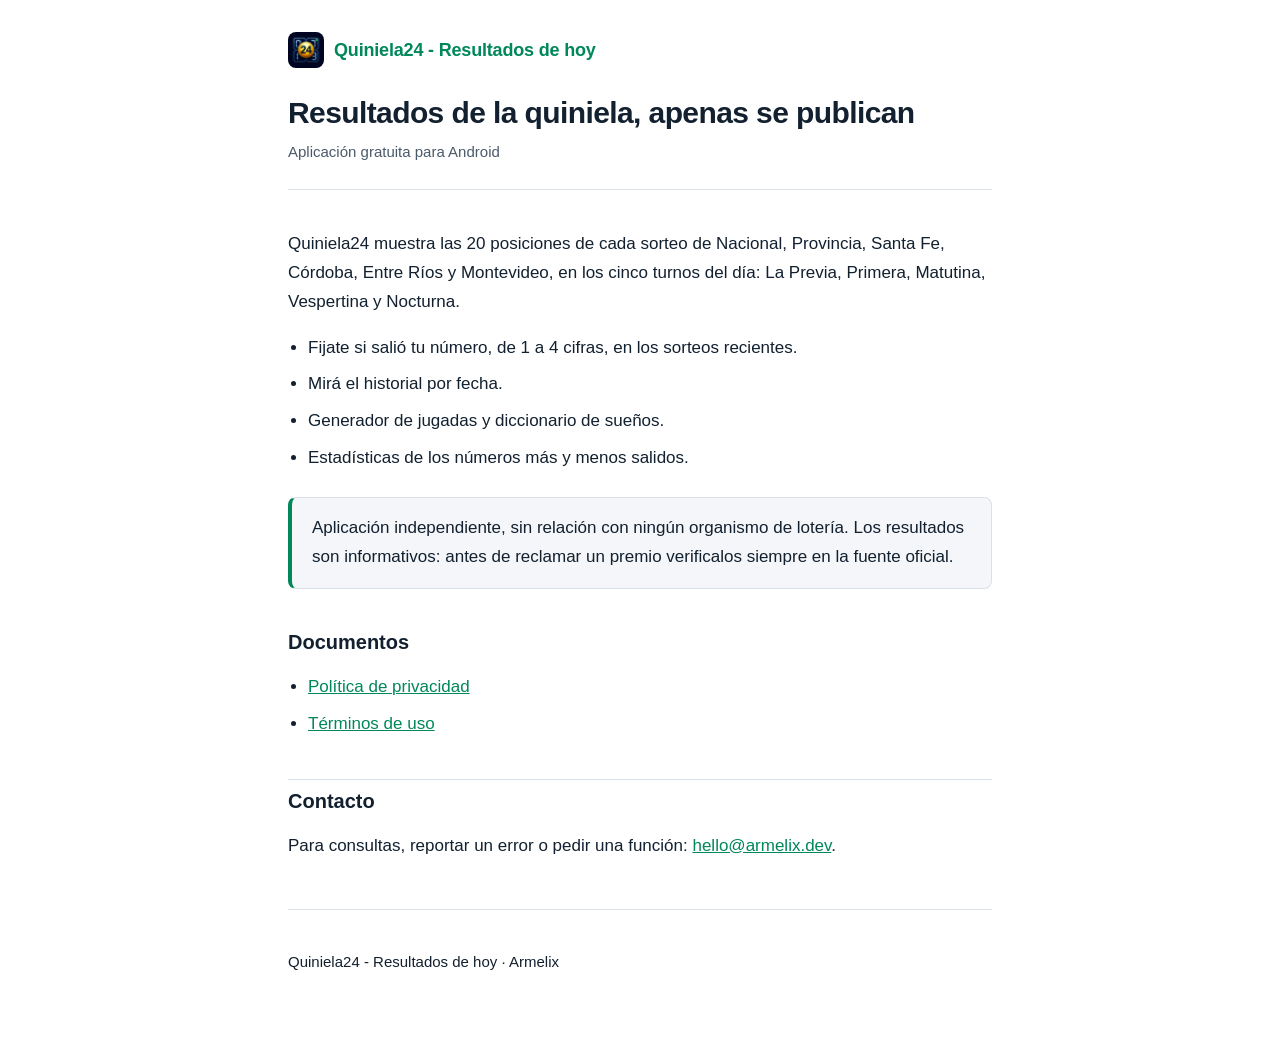
<file: docs/index.html>
<!DOCTYPE html>
<html lang="es-AR">
<head>
<meta charset="utf-8">
<meta name="viewport" content="width=device-width, initial-scale=1">
<title>Quiniela24 - Resultados de hoy</title>
<meta name="description" content="Quiniela24: resultados de la quiniela argentina, búsqueda de números, generador de jugadas y estadísticas.">
<link rel="icon" type="image/png" href="favicon.png">
<link rel="stylesheet" href="estilo.css">
</head>
<body>

<header>
  <span class="marca"><img src="favicon.png" alt="">Quiniela24 - Resultados de hoy</span>
  <h1>Resultados de la quiniela, apenas se publican</h1>
  <p class="fecha">Aplicación gratuita para Android</p>
</header>

<main>

<p>Quiniela24 muestra las 20 posiciones de cada sorteo de Nacional, Provincia,
Santa Fe, Córdoba, Entre Ríos y Montevideo, en los cinco turnos del día: La
Previa, Primera, Matutina, Vespertina y Nocturna.</p>

<ul>
  <li>Fijate si salió tu número, de 1 a 4 cifras, en los sorteos recientes.</li>
  <li>Mirá el historial por fecha.</li>
  <li>Generador de jugadas y diccionario de sueños.</li>
  <li>Estadísticas de los números más y menos salidos.</li>
</ul>

<div class="destacado">
  <p>Aplicación independiente, sin relación con ningún organismo de lotería. Los
  resultados son informativos: antes de reclamar un premio verificalos siempre en
  la fuente oficial.</p>
</div>

<h2>Documentos</h2>

<ul>
  <li><a href="privacidad.html">Política de privacidad</a></li>
  <li><a href="terminos.html">Términos de uso</a></li>
</ul>

<h2>Contacto</h2>

<p>Para consultas, reportar un error o pedir una función:
<a href="mailto:hello@armelix.dev">hello@armelix.dev</a>.</p>

</main>

<footer>
  <p>Quiniela24 - Resultados de hoy &middot; Armelix</p>
</footer>

</body>
</html>
</file>
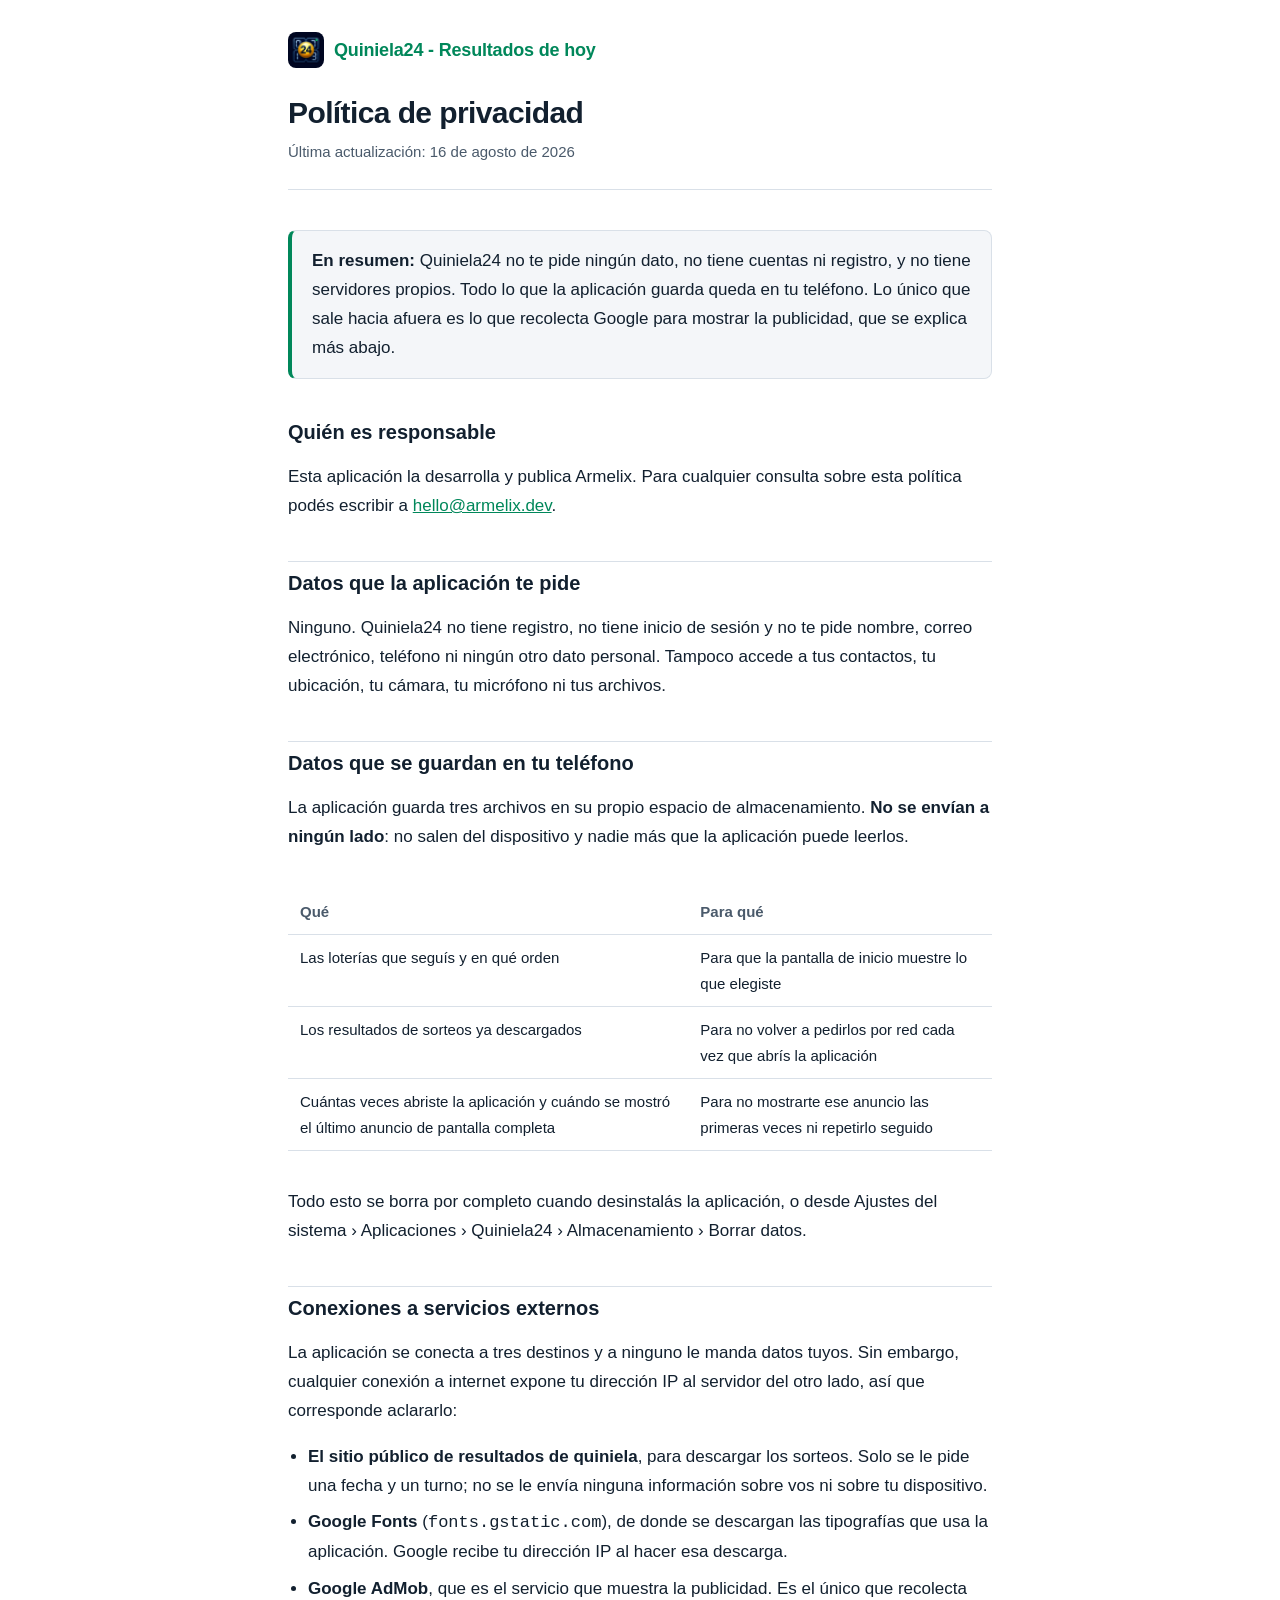
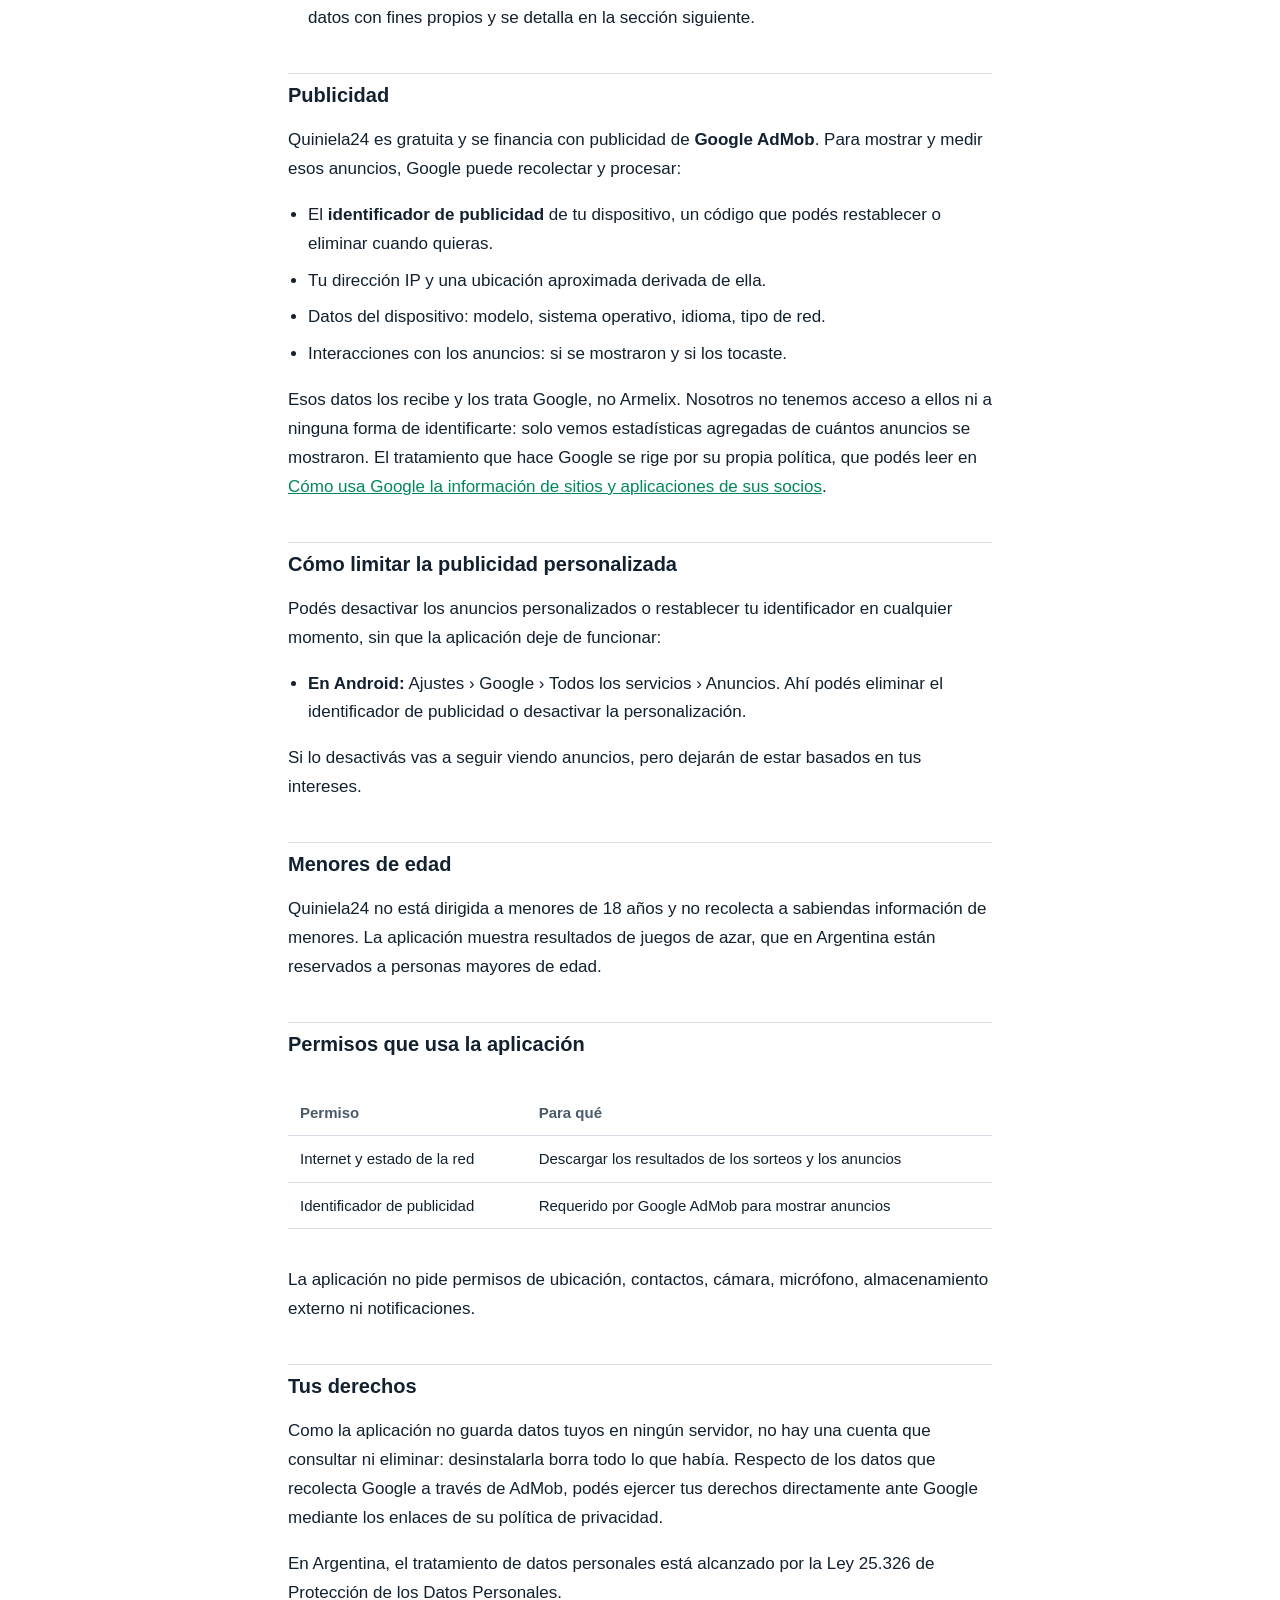
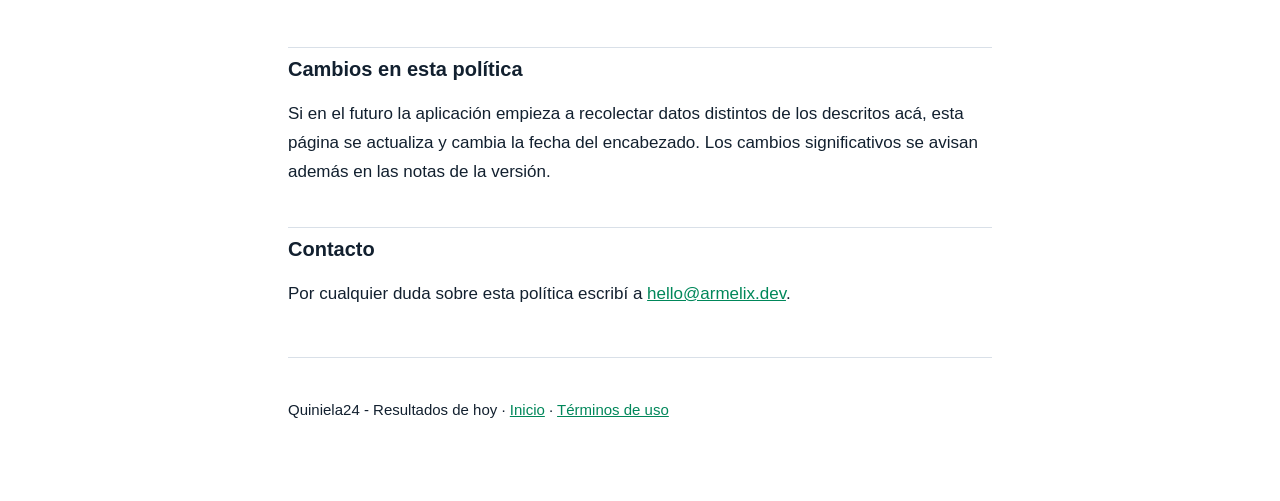
<file: docs/privacidad.html>
<!DOCTYPE html>
<html lang="es-AR">
<head>
<meta charset="utf-8">
<meta name="viewport" content="width=device-width, initial-scale=1">
<title>Política de privacidad — Quiniela24 - Resultados de hoy</title>
<meta name="description" content="Qué datos recolecta y qué datos no recolecta la aplicación Quiniela24.">
<link rel="icon" type="image/png" href="favicon.png">
<link rel="stylesheet" href="estilo.css">
</head>
<body>

<header>
  <a class="marca" href="index.html"><img src="favicon.png" alt="">Quiniela24 - Resultados de hoy</a>
  <h1>Política de privacidad</h1>
  <p class="fecha">Última actualización: 16 de agosto de 2026</p>
</header>

<main>

<div class="destacado">
  <p><strong>En resumen:</strong> Quiniela24 no te pide ningún dato, no tiene
  cuentas ni registro, y no tiene servidores propios. Todo lo que la aplicación
  guarda queda en tu teléfono. Lo único que sale hacia afuera es lo que recolecta
  Google para mostrar la publicidad, que se explica más abajo.</p>
</div>

<h2>Quién es responsable</h2>

<p>Esta aplicación la desarrolla y publica Armelix. Para cualquier consulta sobre
esta política podés escribir a
<a href="mailto:hello@armelix.dev">hello@armelix.dev</a>.</p>

<h2>Datos que la aplicación te pide</h2>

<p>Ninguno. Quiniela24 no tiene registro, no tiene inicio de sesión y no te pide
nombre, correo electrónico, teléfono ni ningún otro dato personal. Tampoco accede
a tus contactos, tu ubicación, tu cámara, tu micrófono ni tus archivos.</p>

<h2>Datos que se guardan en tu teléfono</h2>

<p>La aplicación guarda tres archivos en su propio espacio de almacenamiento.
<strong>No se envían a ningún lado</strong>: no salen del dispositivo y nadie más
que la aplicación puede leerlos.</p>

<div class="tabla-scroll">
<table>
  <thead>
    <tr><th>Qué</th><th>Para qué</th></tr>
  </thead>
  <tbody>
    <tr>
      <td>Las loterías que seguís y en qué orden</td>
      <td>Para que la pantalla de inicio muestre lo que elegiste</td>
    </tr>
    <tr>
      <td>Los resultados de sorteos ya descargados</td>
      <td>Para no volver a pedirlos por red cada vez que abrís la aplicación</td>
    </tr>
    <tr>
      <td>Cuántas veces abriste la aplicación y cuándo se mostró el último
      anuncio de pantalla completa</td>
      <td>Para no mostrarte ese anuncio las primeras veces ni repetirlo seguido</td>
    </tr>
  </tbody>
</table>
</div>

<p>Todo esto se borra por completo cuando desinstalás la aplicación, o desde
Ajustes del sistema &rsaquo; Aplicaciones &rsaquo; Quiniela24 &rsaquo;
Almacenamiento &rsaquo; Borrar datos.</p>

<h2>Conexiones a servicios externos</h2>

<p>La aplicación se conecta a tres destinos y a ninguno le manda datos tuyos. Sin
embargo, cualquier conexión a internet expone tu dirección IP al servidor del
otro lado, así que corresponde aclararlo:</p>

<ul>
  <li><strong>El sitio público de resultados de quiniela</strong>, para descargar
  los sorteos. Solo se le pide una fecha y un turno; no se le envía ninguna
  información sobre vos ni sobre tu dispositivo.</li>

  <li><strong>Google Fonts</strong>
  (<code>fonts.gstatic.com</code>), de donde se descargan las tipografías que usa
  la aplicación. Google recibe tu dirección IP al hacer esa descarga.</li>

  <li><strong>Google AdMob</strong>, que es el servicio que muestra la
  publicidad. Es el único que recolecta datos con fines propios y se detalla en
  la sección siguiente.</li>
</ul>

<h2>Publicidad</h2>

<p>Quiniela24 es gratuita y se financia con publicidad de <strong>Google
AdMob</strong>. Para mostrar y medir esos anuncios, Google puede recolectar y
procesar:</p>

<ul>
  <li>El <strong>identificador de publicidad</strong> de tu dispositivo, un
  código que podés restablecer o eliminar cuando quieras.</li>
  <li>Tu dirección IP y una ubicación aproximada derivada de ella.</li>
  <li>Datos del dispositivo: modelo, sistema operativo, idioma, tipo de red.</li>
  <li>Interacciones con los anuncios: si se mostraron y si los tocaste.</li>
</ul>

<p>Esos datos los recibe y los trata Google, no Armelix. Nosotros no tenemos
acceso a ellos ni a ninguna forma de identificarte: solo vemos estadísticas
agregadas de cuántos anuncios se mostraron. El tratamiento que hace Google se
rige por su propia política, que podés leer en
<a href="https://policies.google.com/technologies/partner-sites" rel="noopener"
target="_blank">Cómo usa Google la información de sitios y aplicaciones de sus
socios</a>.</p>

<h2>Cómo limitar la publicidad personalizada</h2>

<p>Podés desactivar los anuncios personalizados o restablecer tu identificador en
cualquier momento, sin que la aplicación deje de funcionar:</p>

<ul>
  <li><strong>En Android:</strong> Ajustes &rsaquo; Google &rsaquo; Todos los
  servicios &rsaquo; Anuncios. Ahí podés eliminar el identificador de publicidad
  o desactivar la personalización.</li>
</ul>

<p>Si lo desactivás vas a seguir viendo anuncios, pero dejarán de estar basados en
tus intereses.</p>

<h2>Menores de edad</h2>

<p>Quiniela24 no está dirigida a menores de 18 años y no recolecta a sabiendas
información de menores. La aplicación muestra resultados de juegos de azar, que
en Argentina están reservados a personas mayores de edad.</p>

<h2>Permisos que usa la aplicación</h2>

<div class="tabla-scroll">
<table>
  <thead>
    <tr><th>Permiso</th><th>Para qué</th></tr>
  </thead>
  <tbody>
    <tr>
      <td>Internet y estado de la red</td>
      <td>Descargar los resultados de los sorteos y los anuncios</td>
    </tr>
    <tr>
      <td>Identificador de publicidad</td>
      <td>Requerido por Google AdMob para mostrar anuncios</td>
    </tr>
  </tbody>
</table>
</div>

<p>La aplicación no pide permisos de ubicación, contactos, cámara, micrófono,
almacenamiento externo ni notificaciones.</p>

<h2>Tus derechos</h2>

<p>Como la aplicación no guarda datos tuyos en ningún servidor, no hay una cuenta
que consultar ni eliminar: desinstalarla borra todo lo que había. Respecto de los
datos que recolecta Google a través de AdMob, podés ejercer tus derechos
directamente ante Google mediante los enlaces de su política de privacidad.</p>

<p>En Argentina, el tratamiento de datos personales está alcanzado por la Ley
25.326 de Protección de los Datos Personales.</p>

<h2>Cambios en esta política</h2>

<p>Si en el futuro la aplicación empieza a recolectar datos distintos de los
descritos acá, esta página se actualiza y cambia la fecha del encabezado. Los
cambios significativos se avisan además en las notas de la versión.</p>

<h2>Contacto</h2>

<p>Por cualquier duda sobre esta política escribí a
<a href="mailto:hello@armelix.dev">hello@armelix.dev</a>.</p>

</main>

<footer>
  <p>Quiniela24 - Resultados de hoy &middot; <a href="index.html">Inicio</a> &middot;
  <a href="terminos.html">Términos de uso</a></p>
</footer>

</body>
</html>
</file>
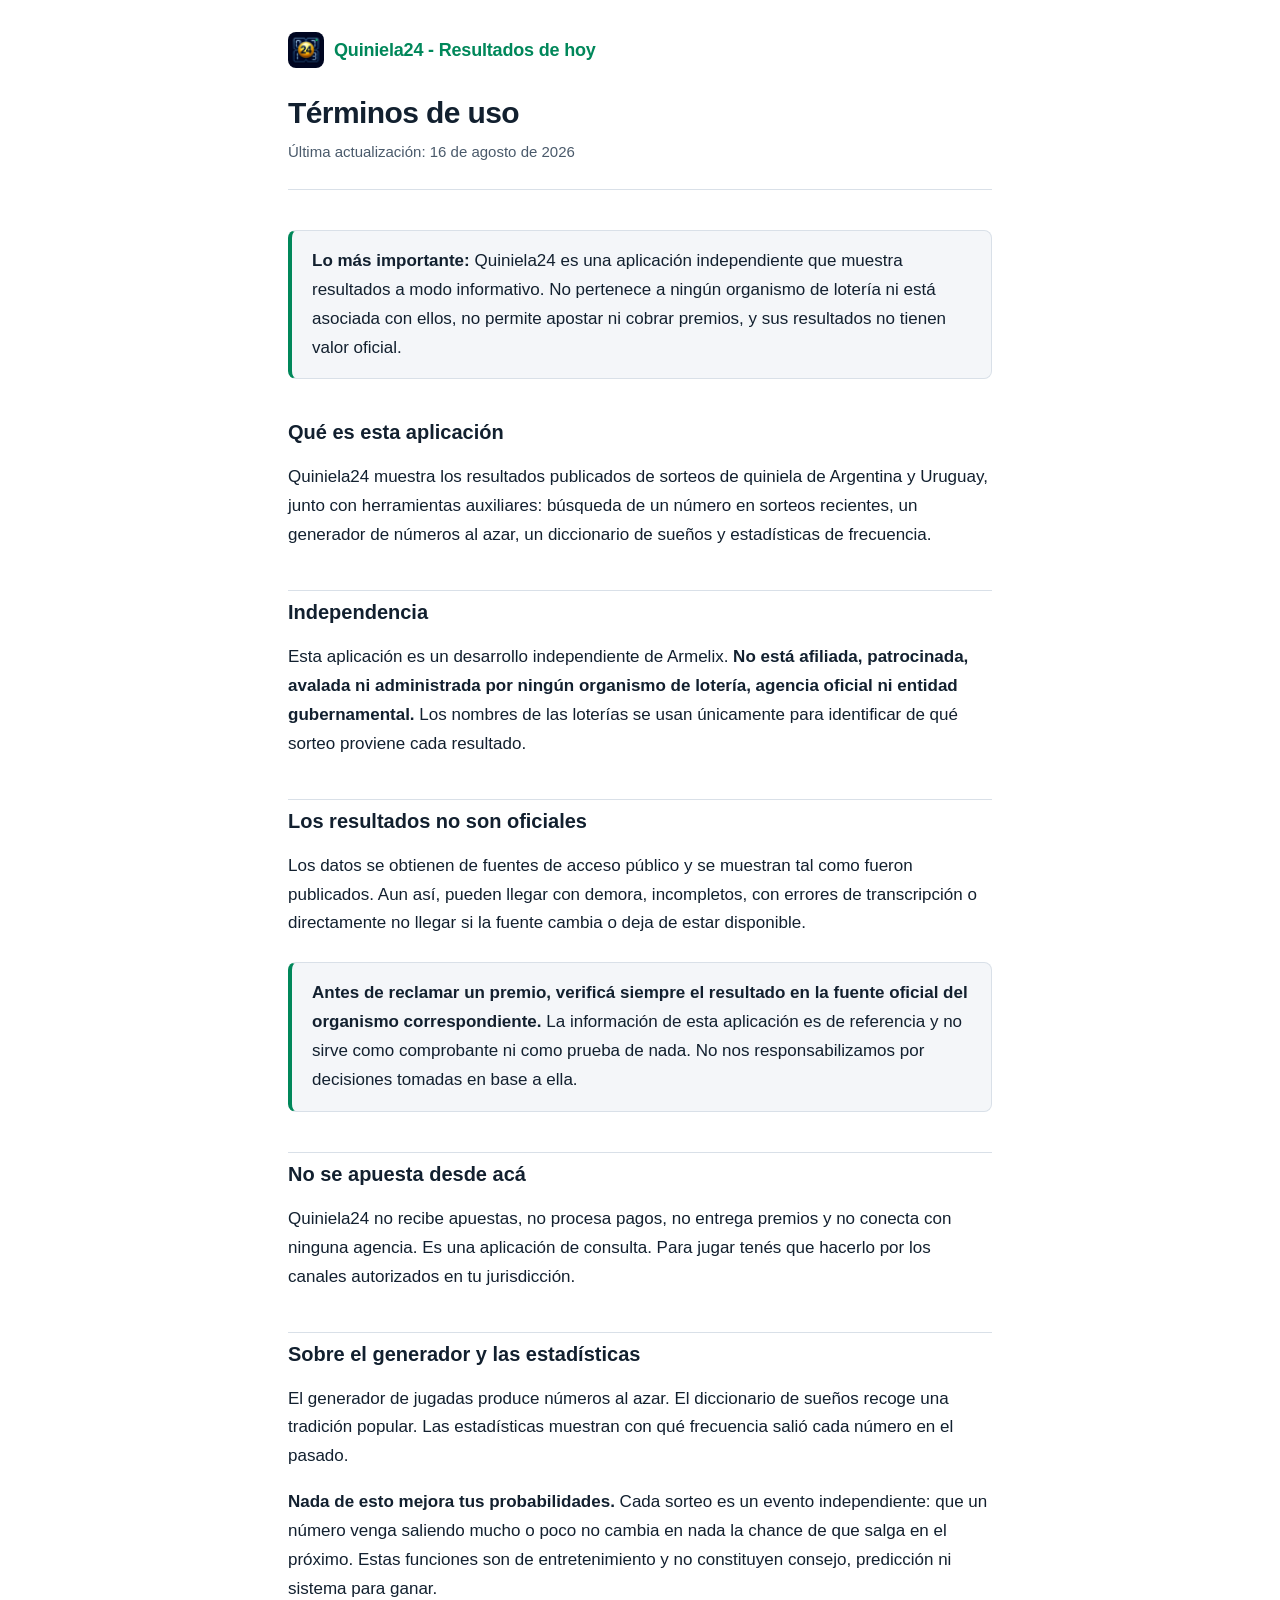
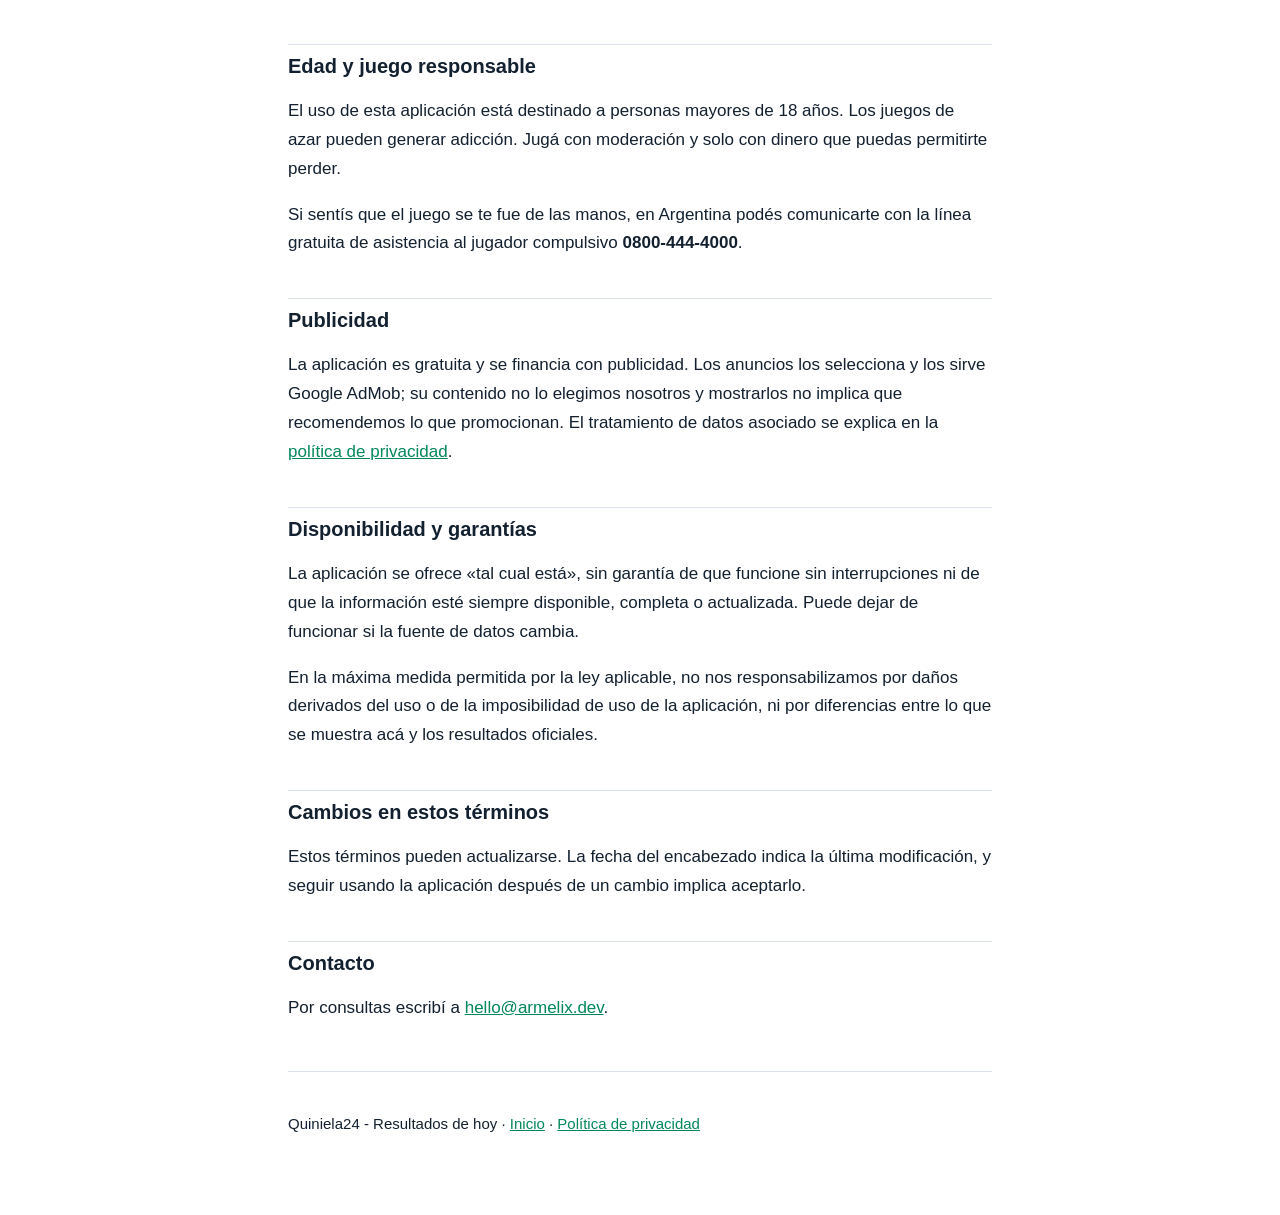
<file: docs/terminos.html>
<!DOCTYPE html>
<html lang="es-AR">
<head>
<meta charset="utf-8">
<meta name="viewport" content="width=device-width, initial-scale=1">
<title>Términos de uso — Quiniela24 - Resultados de hoy</title>
<meta name="description" content="Condiciones de uso de la aplicación Quiniela24 y alcance de la información que muestra.">
<link rel="icon" type="image/png" href="favicon.png">
<link rel="stylesheet" href="estilo.css">
</head>
<body>

<header>
  <a class="marca" href="index.html"><img src="favicon.png" alt="">Quiniela24 - Resultados de hoy</a>
  <h1>Términos de uso</h1>
  <p class="fecha">Última actualización: 16 de agosto de 2026</p>
</header>

<main>

<div class="destacado">
  <p><strong>Lo más importante:</strong> Quiniela24 es una aplicación
  independiente que muestra resultados a modo informativo. No pertenece a ningún
  organismo de lotería ni está asociada con ellos, no permite apostar ni cobrar
  premios, y sus resultados no tienen valor oficial.</p>
</div>

<h2>Qué es esta aplicación</h2>

<p>Quiniela24 muestra los resultados publicados de sorteos de quiniela de
Argentina y Uruguay, junto con herramientas auxiliares: búsqueda de un número en
sorteos recientes, un generador de números al azar, un diccionario de sueños y
estadísticas de frecuencia.</p>

<h2>Independencia</h2>

<p>Esta aplicación es un desarrollo independiente de Armelix. <strong>No está
afiliada, patrocinada, avalada ni administrada por ningún organismo de lotería,
agencia oficial ni entidad gubernamental.</strong> Los nombres de las loterías se
usan únicamente para identificar de qué sorteo proviene cada resultado.</p>

<h2>Los resultados no son oficiales</h2>

<p>Los datos se obtienen de fuentes de acceso público y se muestran tal como
fueron publicados. Aun así, pueden llegar con demora, incompletos, con errores de
transcripción o directamente no llegar si la fuente cambia o deja de estar
disponible.</p>

<div class="destacado">
  <p><strong>Antes de reclamar un premio, verificá siempre el resultado en la
  fuente oficial del organismo correspondiente.</strong> La información de esta
  aplicación es de referencia y no sirve como comprobante ni como prueba de nada.
  No nos responsabilizamos por decisiones tomadas en base a ella.</p>
</div>

<h2>No se apuesta desde acá</h2>

<p>Quiniela24 no recibe apuestas, no procesa pagos, no entrega premios y no
conecta con ninguna agencia. Es una aplicación de consulta. Para jugar tenés que
hacerlo por los canales autorizados en tu jurisdicción.</p>

<h2>Sobre el generador y las estadísticas</h2>

<p>El generador de jugadas produce números al azar. El diccionario de sueños
recoge una tradición popular. Las estadísticas muestran con qué frecuencia salió
cada número en el pasado.</p>

<p><strong>Nada de esto mejora tus probabilidades.</strong> Cada sorteo es un
evento independiente: que un número venga saliendo mucho o poco no cambia en nada
la chance de que salga en el próximo. Estas funciones son de entretenimiento y no
constituyen consejo, predicción ni sistema para ganar.</p>

<h2>Edad y juego responsable</h2>

<p>El uso de esta aplicación está destinado a personas mayores de 18 años. Los
juegos de azar pueden generar adicción. Jugá con moderación y solo con dinero que
puedas permitirte perder.</p>

<p>Si sentís que el juego se te fue de las manos, en Argentina podés comunicarte
con la línea gratuita de asistencia al jugador compulsivo
<strong>0800-444-4000</strong>.</p>

<h2>Publicidad</h2>

<p>La aplicación es gratuita y se financia con publicidad. Los anuncios los
selecciona y los sirve Google AdMob; su contenido no lo elegimos nosotros y
mostrarlos no implica que recomendemos lo que promocionan. El tratamiento de
datos asociado se explica en la
<a href="privacidad.html">política de privacidad</a>.</p>

<h2>Disponibilidad y garantías</h2>

<p>La aplicación se ofrece «tal cual está», sin garantía de que funcione sin
interrupciones ni de que la información esté siempre disponible, completa o
actualizada. Puede dejar de funcionar si la fuente de datos cambia.</p>

<p>En la máxima medida permitida por la ley aplicable, no nos responsabilizamos
por daños derivados del uso o de la imposibilidad de uso de la aplicación, ni por
diferencias entre lo que se muestra acá y los resultados oficiales.</p>

<h2>Cambios en estos términos</h2>

<p>Estos términos pueden actualizarse. La fecha del encabezado indica la última
modificación, y seguir usando la aplicación después de un cambio implica
aceptarlo.</p>

<h2>Contacto</h2>

<p>Por consultas escribí a
<a href="mailto:hello@armelix.dev">hello@armelix.dev</a>.</p>

</main>

<footer>
  <p>Quiniela24 - Resultados de hoy &middot; <a href="index.html">Inicio</a> &middot;
  <a href="privacidad.html">Política de privacidad</a></p>
</footer>

</body>
</html>
</file>
<file: docs/estilo.css>
/* Estilo compartido de las paginas legales de Quiniela24.
 *
 * Deliberadamente sin tipografias externas: estas paginas las abre un revisor de
 * Google o un usuario que quiere saber que se hace con sus datos, y no tiene
 * sentido que para leerlas haya que pedirle nada a un tercero. Se usa la
 * tipografia del sistema.
 *
 * La paleta es la misma de la app (navy + verde), pero respeta el modo claro del
 * navegador: un texto legal se lee, se imprime y se copia, y forzar fondo oscuro
 * en un documento largo es peor para todo eso. */

:root {
  --fondo: #ffffff;
  --superficie: #f4f6f9;
  --texto: #12202f;
  --texto-tenue: #4a5a6b;
  --borde: #d9e0e8;
  --acento: #00875a;
  --ancho: 44rem;
}

@media (prefers-color-scheme: dark) {
  :root {
    --fondo: #051424;
    --superficie: #122131;
    --texto: #d4e4fa;
    --texto-tenue: #9fb2c7;
    --borde: #273647;
    --acento: #4edea3;
  }
}

* { box-sizing: border-box; }

body {
  margin: 0;
  padding: 2rem 1.25rem 4rem;
  background: var(--fondo);
  color: var(--texto);
  font-family: -apple-system, BlinkMacSystemFont, "Segoe UI", Roboto,
    "Helvetica Neue", Arial, sans-serif;
  font-size: 1.0625rem;
  line-height: 1.7;
  -webkit-text-size-adjust: 100%;
}

main { max-width: var(--ancho); margin: 0 auto; }

header {
  max-width: var(--ancho);
  margin: 0 auto 2.5rem;
  padding-bottom: 1.5rem;
  border-bottom: 1px solid var(--borde);
}

.marca {
  display: inline-flex;
  align-items: center;
  gap: 0.625rem;
  font-weight: 700;
  font-size: 1.125rem;
  letter-spacing: -0.01em;
  color: var(--acento);
  text-decoration: none;
}

.marca img {
  width: 2.25rem;
  height: 2.25rem;
  border-radius: 0.5rem;
}

h1 {
  font-size: 1.875rem;
  line-height: 1.25;
  letter-spacing: -0.02em;
  margin: 1rem 0 0.5rem;
}

h2 {
  font-size: 1.25rem;
  line-height: 1.35;
  margin: 2.5rem 0 0.75rem;
  padding-top: 0.5rem;
  border-top: 1px solid var(--borde);
}

h2:first-of-type { border-top: none; padding-top: 0; }

p, li { color: var(--texto); }

.fecha { color: var(--texto-tenue); font-size: 0.9375rem; margin: 0; }

ul { padding-left: 1.25rem; }
li { margin-bottom: 0.5rem; }

a { color: var(--acento); }
a:focus-visible, .marca:focus-visible {
  outline: 2px solid var(--acento);
  outline-offset: 3px;
  border-radius: 2px;
}

/* Bloque para lo que el usuario tiene que leer si o si. */
.destacado {
  background: var(--superficie);
  border: 1px solid var(--borde);
  border-left: 4px solid var(--acento);
  border-radius: 8px;
  padding: 1rem 1.25rem;
  margin: 1.5rem 0;
}

.destacado p:first-child { margin-top: 0; }
.destacado p:last-child { margin-bottom: 0; }

table {
  width: 100%;
  border-collapse: collapse;
  margin: 1.25rem 0;
  font-size: 0.9375rem;
}

/* Las tablas anchas scrollean solas en vez de romper la pagina en el telefono. */
.tabla-scroll { overflow-x: auto; }

th, td {
  text-align: left;
  padding: 0.625rem 0.75rem;
  border-bottom: 1px solid var(--borde);
  vertical-align: top;
}

th { font-weight: 600; color: var(--texto-tenue); }

footer {
  max-width: var(--ancho);
  margin: 3rem auto 0;
  padding-top: 1.5rem;
  border-top: 1px solid var(--borde);
  color: var(--texto-tenue);
  font-size: 0.9375rem;
}

@media print {
  :root { --fondo: #fff; --texto: #000; --texto-tenue: #333; --borde: #ccc; }
  body { padding: 0; font-size: 11pt; }
  a { color: #000; }
}
</file>
